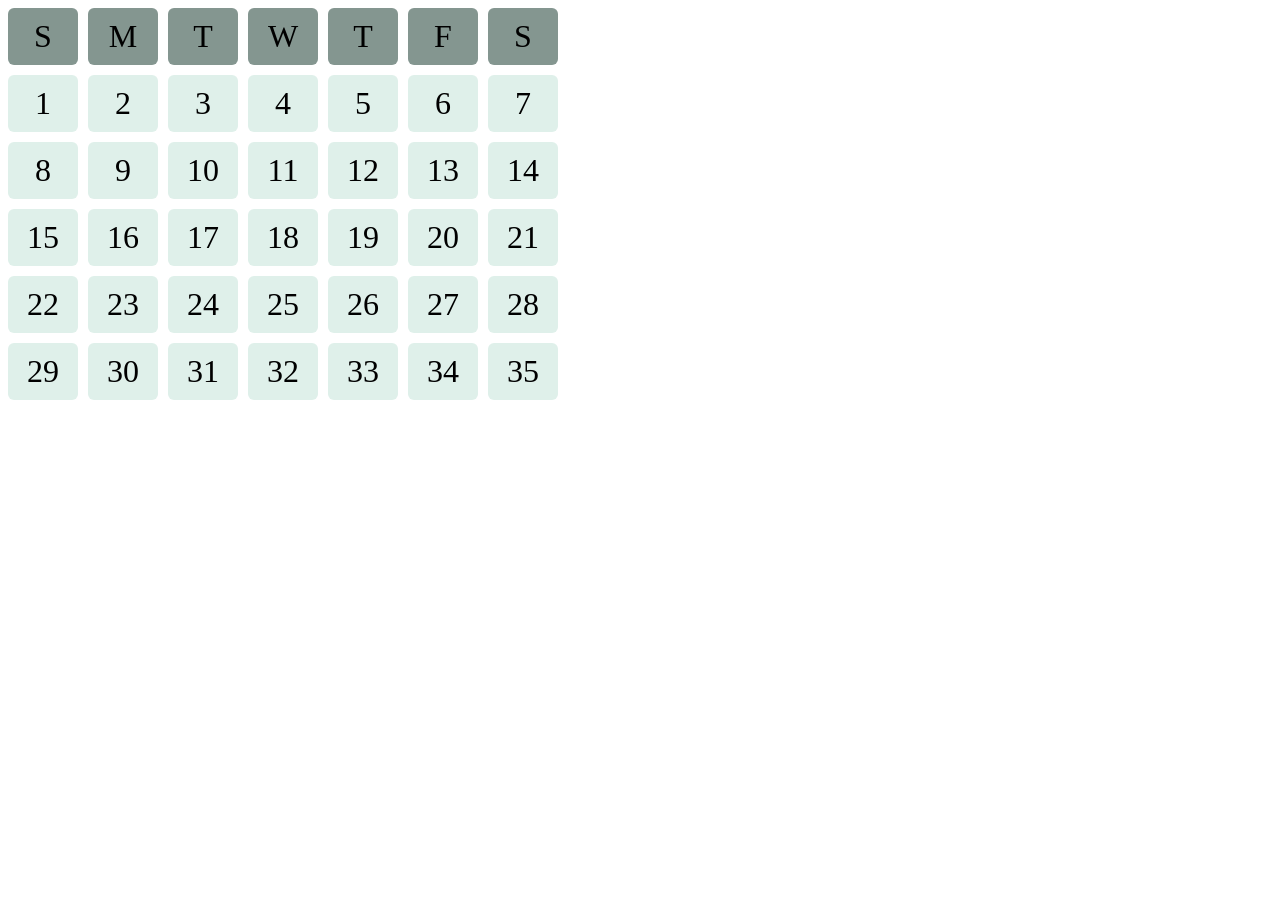
<file: calendar.html>
<!DOCTYPE html>
<html lang="en">
<head>
    <meta charset="UTF-8">
    <meta name="viewport" content="width=device-width, initial-scale=1.0">
    <title>calendar</title>
    <style>
        *{
          width: 50px;
        }
        .container{
            display: grid;
            grid-template-columns: repeat(7, 1fr);
              row-gap: 10px;
            column-gap: 10px;
        }
        .date{
              background-color: rgb(223, 240, 234);
         padding: 10px;
         display: flex;
         justify-content: center;
         align-items: center;
         /* text-align: center; */
         border-radius: 6px;
         font-size: 2em;
        }
        .day{   background-color: rgb(132, 150, 144);
         padding: 10px;
         display: flex;
         justify-content: center;
         align-items: center;
         /* text-align: center; */
         border-radius: 6px;
         font-size: 2em;
        }
    </style>
</head>
<body>
    <div class="container">
        <div class="day">S</div>
        <div class="day">M</div>
        <div class="day">T</div>
        <div class="day">W</div>
        <div class="day">T</div>
        <div class="day">F</div>
        <div class="day">S</div>
        <div class="date">1</div>
        <div class="date">2</div>
        <div class="date">3</div>
        <div class="date">4</div>
        <div class="date">5</div>
        <div class="date">6</div>
        <div class="date">7</div>
        <div class="date">8</div>
        <div class="date">9</div>
        <div class="date">10</div>
        <div class="date">11</div>
        <div class="date">12</div>
        <div class="date">13</div>
        <div class="date">14</div>
        <div class="date">15</div>
        <div class="date">16</div>
        <div class="date">17</div>
        <div class="date">18</div>
        <div class="date">19</div>
        <div class="date">20</div>
        <div class="date">21</div>
        <div class="date">22</div>
        <div class="date">23</div>
        <div class="date">24</div>
        <div class="date">25</div>
        <div class="date">26</div>
        <div class="date">27</div>
        <div class="date">28</div>
        <div class="date">29</div>
        <div class="date">30</div>
        <div class="date">31</div>
        <div class="date">32</div>
        <div class="date">33</div>
        <div class="date">34</div>
        <div class="date">35</div>
    </div>
</body>
</html>
</file>
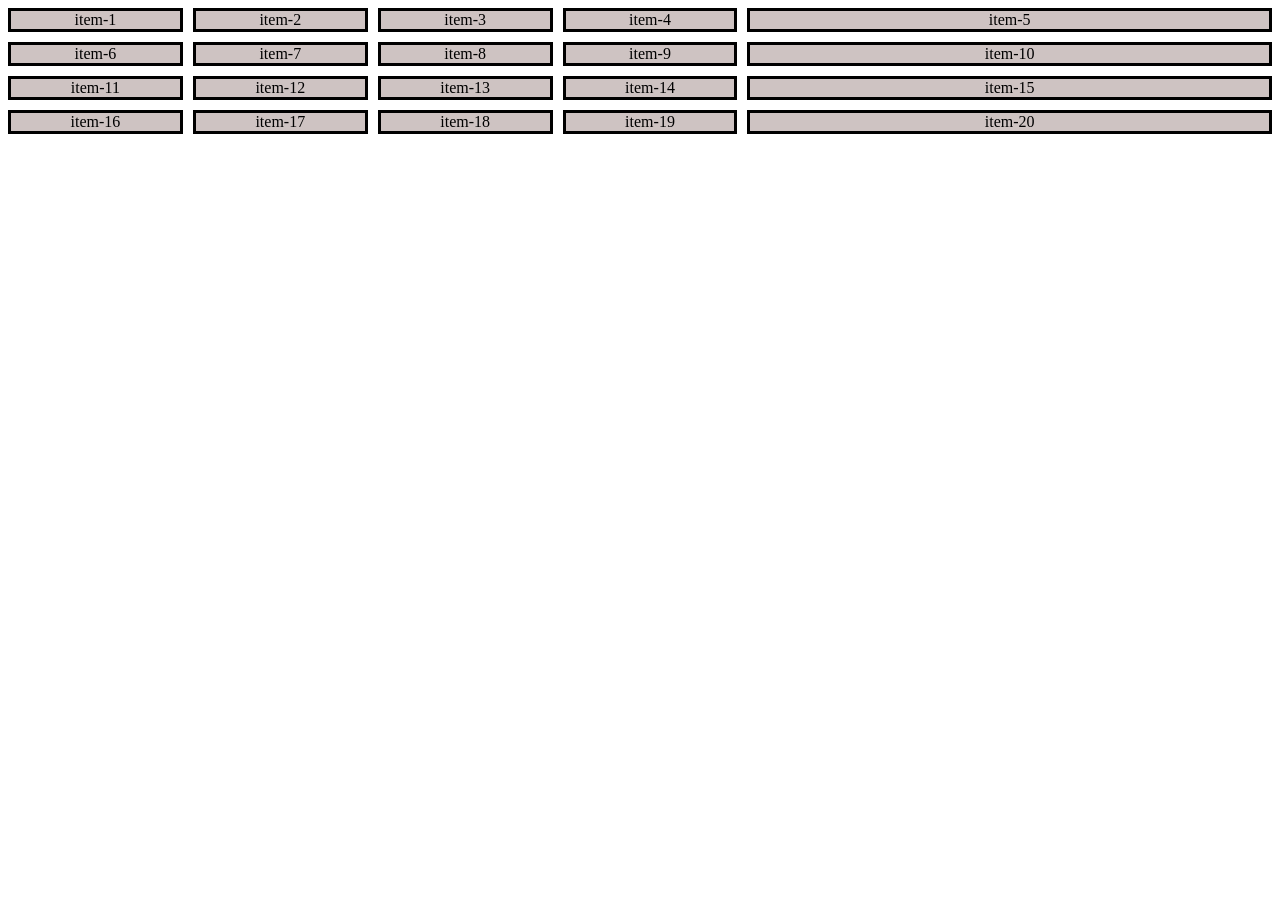
<file: grid.html>
<!DOCTYPE html>
<html lang="en">
<head>
    <meta charset="UTF-8">
    <meta name="viewport" content="width=device-width, initial-scale=1.0">
    <title>grid layout</title>
    <style>
        .container{
display: grid;
/* grid-template-columns: 200px 200px 200px 200px 200px; */
/* grid-template-columns: repeat(3, 100px) 200px 150px; */
grid-template-columns: repeat(4, 1fr)  3fr;

/* grid-gap: 10px; */
column-gap: 10px;
row-gap: 10px;
        }
        .item{
            border: black solid;
            text-align: center;
            background-color: rgb(206, 195, 194);
        }
    </style>
</head>
<body>
    <div class="container">
        <div class="item">item-1</div>
        <div class="item">item-2</div>
        <div class="item">item-3</div>
        <div class="item">item-4</div>
        <div class="item">item-5</div>
        <div class="item">item-6</div>
        <div class="item">item-7</div>
        <div class="item">item-8</div>
        <div class="item">item-9</div>
        <div class="item">item-10</div>
        <div class="item">item-11</div>
        <div class="item">item-12</div>
        <div class="item">item-13</div>
        <div class="item">item-14</div>
        <div class="item">item-15</div>
        <div class="item">item-16</div>
        <div class="item">item-17</div>
        <div class="item">item-18</div>
        <div class="item">item-19</div>
        <div class="item">item-20</div>
    </div>
</body>
</html>
</file>
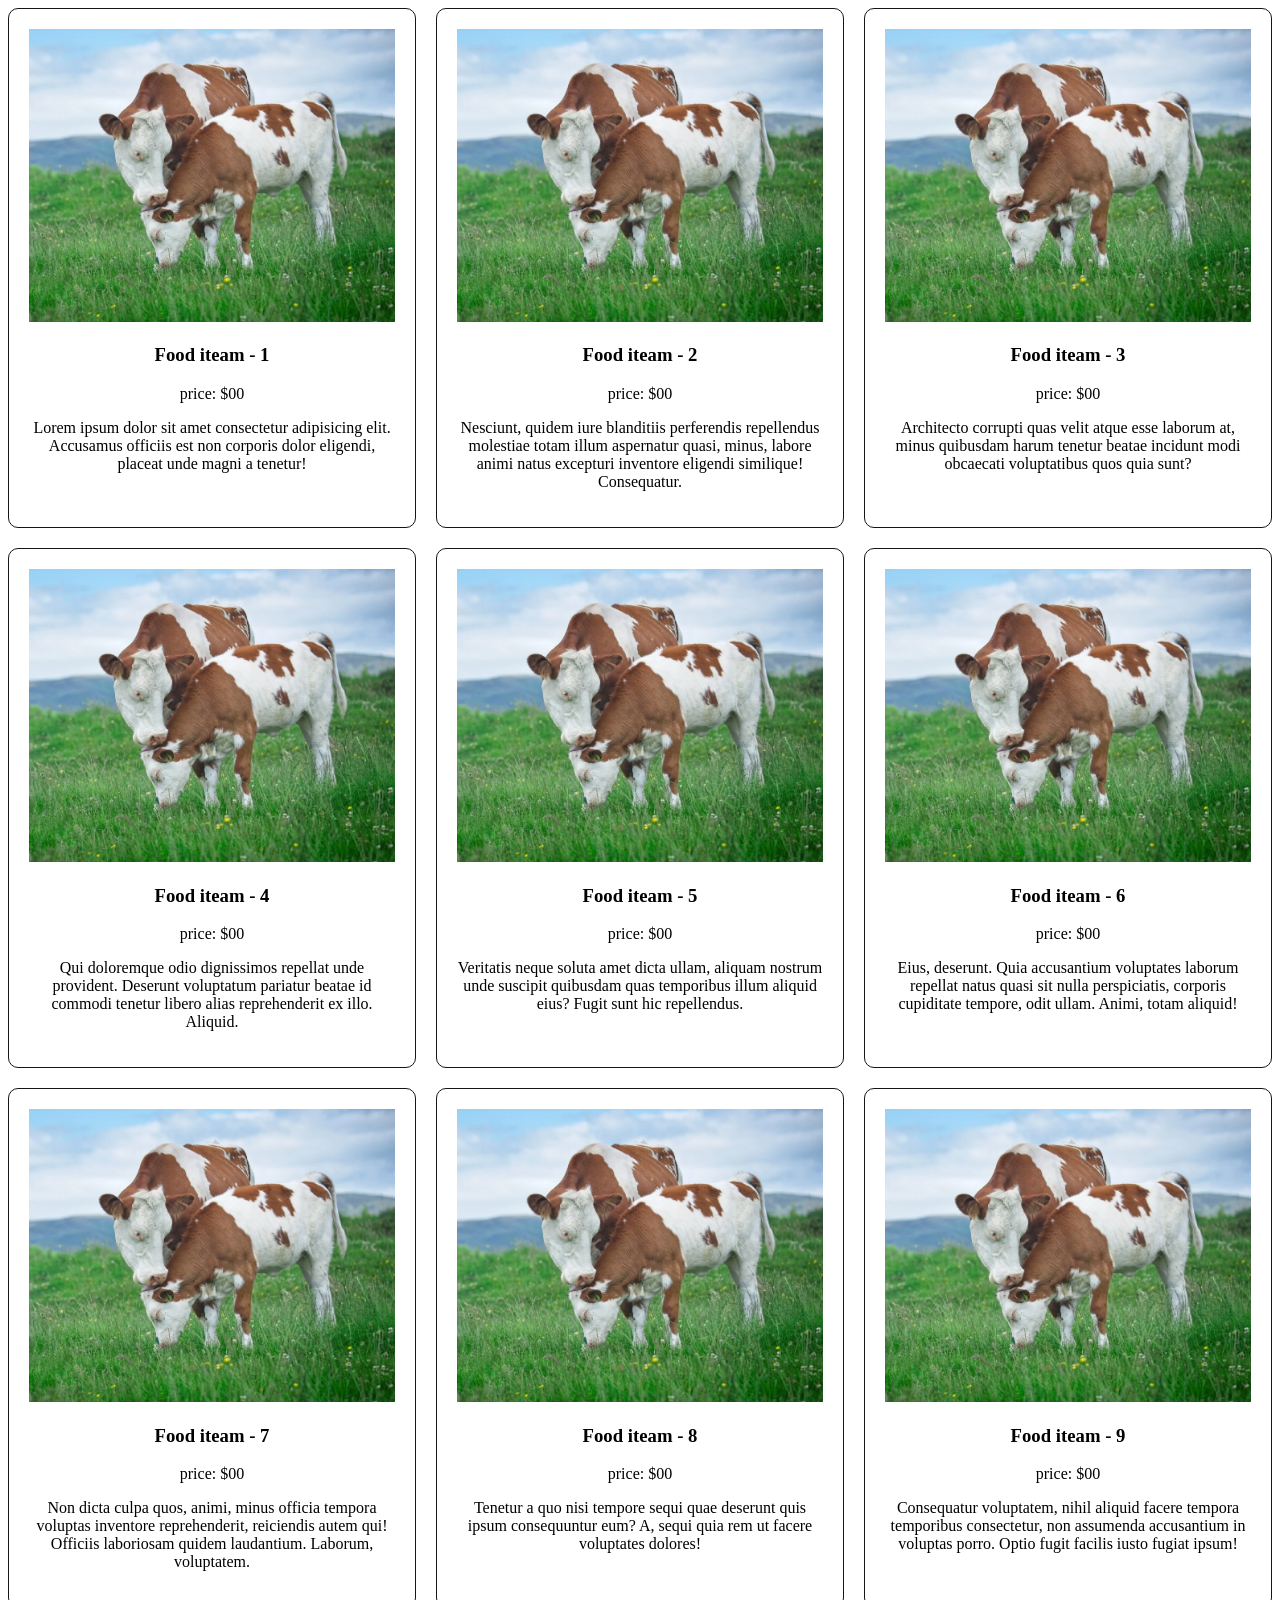
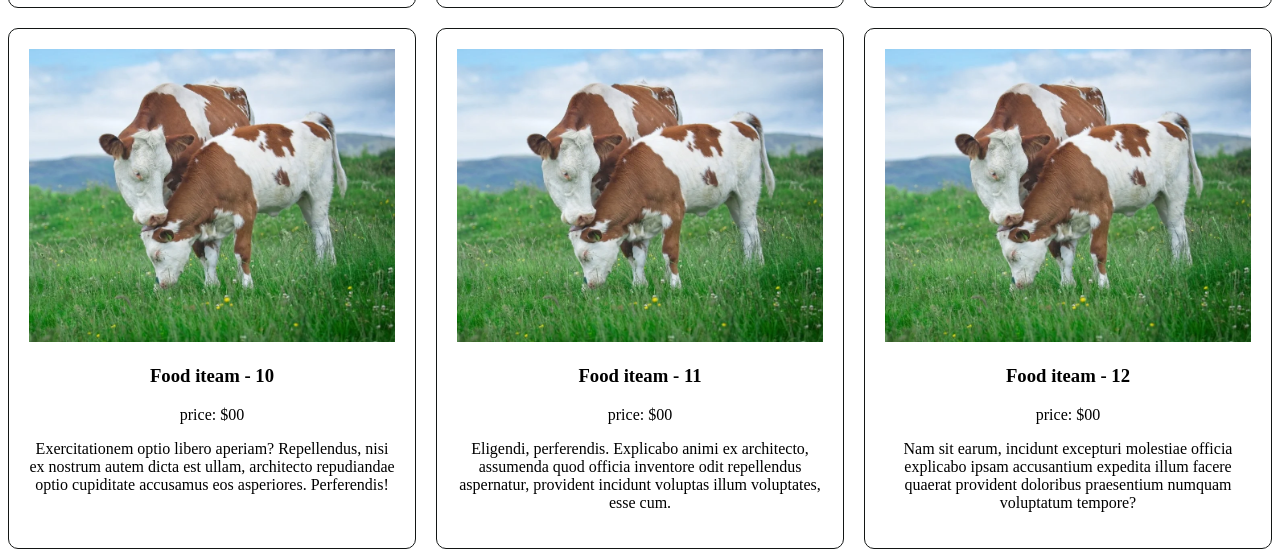
<file: media.html>
<!DOCTYPE html>
<html lang="en">
<head>
    <meta charset="UTF-8">
    <meta name="viewport" content="width=device-width, initial-scale=1.0">
    <title>Document</title>
    <style>
        .cotainer{
            display: grid;
            grid-template-columns: repeat(3, 1fr);
            gap: 20px;
        }

        .food{
            border: 1px solid rgb(19, 22, 21);
            padding: 20px;
            border-radius: 10px;
        }
        .food img{
            width: 100%;
            
        }
        .food h3 {
            text-align: center;
        }
         .food p{
            text-align: center;
         }




         @media screen and (min-width: 580px) and (max-width:1220px) {
    .cotainer{
    grid-template-columns: repeat(4, 1fr);
    }
}

    </style>



</head>
<body>
    <!-- .cotainer>.food*12>img[src="styles/cow.webp"]+h3{Food iteam - $}+p{price: \$00}+p>lorem20 -->

        <div class="cotainer">
            <div class="food">
                <img src="styles/cow.webp" alt="">
                <h3>Food iteam - 1</h3>
                <p>price: $00</p>
                <p>Lorem ipsum dolor sit amet consectetur adipisicing elit. Accusamus officiis est non corporis dolor eligendi, placeat unde magni a tenetur!</p>
            </div>
            <div class="food">
                <img src="styles/cow.webp" alt="">
                <h3>Food iteam - 2</h3>
                <p>price: $00</p>
                <p>Nesciunt, quidem iure blanditiis perferendis repellendus molestiae totam illum aspernatur quasi, minus, labore animi natus excepturi inventore eligendi similique! Consequatur.</p>
            </div>
            <div class="food">
                <img src="styles/cow.webp" alt="">
                <h3>Food iteam - 3</h3>
                <p>price: $00</p>
                <p>Architecto corrupti quas velit atque esse laborum at, minus quibusdam harum tenetur beatae incidunt modi obcaecati voluptatibus quos quia sunt?</p>
            </div>
            <div class="food">
                <img src="styles/cow.webp" alt="">
                <h3>Food iteam - 4</h3>
                <p>price: $00</p>
                <p>Qui doloremque odio dignissimos repellat unde provident. Deserunt voluptatum pariatur beatae id commodi tenetur libero alias reprehenderit ex illo. Aliquid.</p>
            </div>
            <div class="food">
                <img src="styles/cow.webp" alt="">
                <h3>Food iteam - 5</h3>
                <p>price: $00</p>
                <p>Veritatis neque soluta amet dicta ullam, aliquam nostrum unde suscipit quibusdam quas temporibus illum aliquid eius? Fugit sunt hic repellendus.</p>
            </div>
            <div class="food">
                <img src="styles/cow.webp" alt="">
                <h3>Food iteam - 6</h3>
                <p>price: $00</p>
                <p>Eius, deserunt. Quia accusantium voluptates laborum repellat natus quasi sit nulla perspiciatis, corporis cupiditate tempore, odit ullam. Animi, totam aliquid!</p>
            </div>
            <div class="food">
                <img src="styles/cow.webp" alt="">
                <h3>Food iteam - 7</h3>
                <p>price: $00</p>
                <p>Non dicta culpa quos, animi, minus officia tempora voluptas inventore reprehenderit, reiciendis autem qui! Officiis laboriosam quidem laudantium. Laborum, voluptatem.</p>
            </div>
            <div class="food">
                <img src="styles/cow.webp" alt="">
                <h3>Food iteam - 8</h3>
                <p>price: $00</p>
                <p>Tenetur a quo nisi tempore sequi quae deserunt quis ipsum consequuntur eum? A, sequi quia rem ut facere voluptates dolores!</p>
            </div>
            <div class="food">
                <img src="styles/cow.webp" alt="">
                <h3>Food iteam - 9</h3>
                <p>price: $00</p>
                <p>Consequatur voluptatem, nihil aliquid facere tempora temporibus consectetur, non assumenda accusantium in voluptas porro. Optio fugit facilis iusto fugiat ipsum!</p>
            </div>
            <div class="food">
                <img src="styles/cow.webp" alt="">
                <h3>Food iteam - 10</h3>
                <p>price: $00</p>
                <p>Exercitationem optio libero aperiam? Repellendus, nisi ex nostrum autem dicta est ullam, architecto repudiandae optio cupiditate accusamus eos asperiores. Perferendis!</p>
            </div>
            <div class="food">
                <img src="styles/cow.webp" alt="">
                <h3>Food iteam - 11</h3>
                <p>price: $00</p>
                <p>Eligendi, perferendis. Explicabo animi ex architecto, assumenda quod officia inventore odit repellendus aspernatur, provident incidunt voluptas illum voluptates, esse cum.</p>
            </div>
            <div class="food">
                <img src="styles/cow.webp" alt="">
                <h3>Food iteam - 12</h3>
                <p>price: $00</p>
                <p>Nam sit earum, incidunt excepturi molestiae officia explicabo ipsam accusantium expedita illum facere quaerat provident doloribus praesentium numquam voluptatum tempore?</p>
            </div>
        </div>
</body>
</html>
</file>
